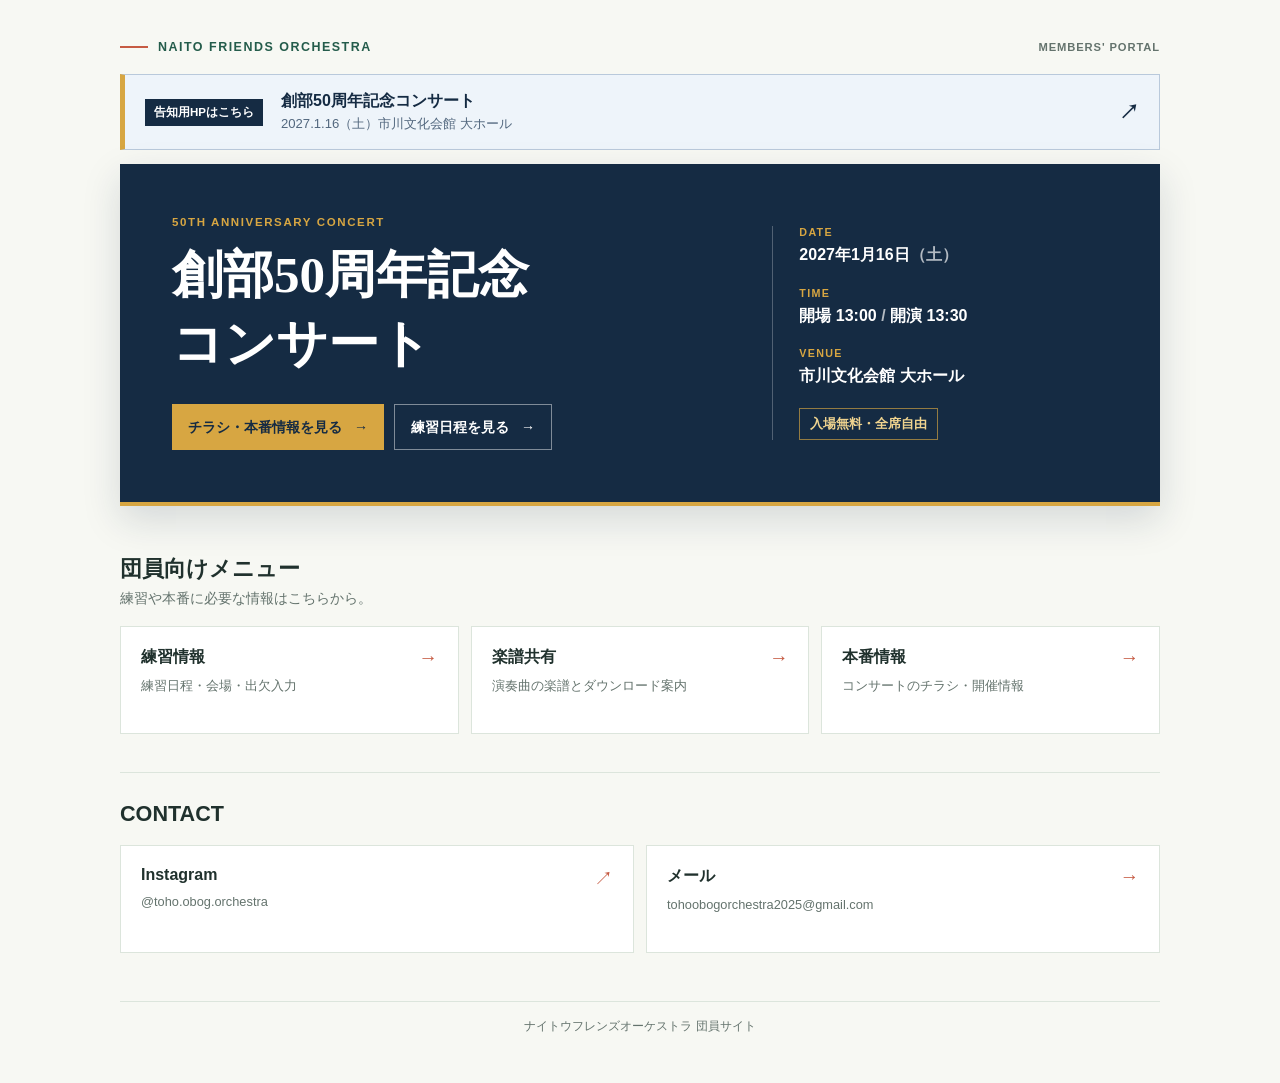
<file: index.html>
<!doctype html>
<html lang="ja">
<head>
  <meta charset="utf-8">
  <meta name="viewport" content="width=device-width, initial-scale=1">
  <meta name="description" content="ナイトウフレンズオーケストラ 創部50周年記念コンサートの本番・練習・楽譜など、団員向け情報をまとめたサイトです。">
  <title>ナイトウフレンズオーケストラ | 団員サイト</title>
  <link rel="stylesheet" href="styles.css?v=20261127-1">
</head>
<body>
  <main class="page home-page">
    <header class="home-header">
      <p class="eyebrow">NAITO FRIENDS ORCHESTRA <span>MEMBERS' PORTAL</span></p>
    </header>

    <a class="public-announcement" href="https://toho-obog-orchestra50th.hp.peraichi.com" target="_blank" rel="noopener noreferrer" aria-label="創部50周年記念コンサート告知ページを新しいタブで開く">
      <span class="public-announcement__label">告知用HPはこちら</span>
      <span class="public-announcement__body">
        <strong>創部50周年記念コンサート</strong>
        <span>2027.1.16（土）市川文化会館 大ホール</span>
      </span>
      <span class="public-announcement__arrow" aria-hidden="true">↗</span>
    </a>

    <section class="event-highlight" aria-labelledby="event-title">
      <div class="event-copy">
        <p class="event-kicker">50TH ANNIVERSARY CONCERT</p>
        <h1 id="event-title">創部50周年記念<br>コンサート</h1>
        <div class="event-actions">
          <a class="event-button event-button--primary" href="performance.html">チラシ・本番情報を見る <span aria-hidden="true">→</span></a>
          <a class="event-button event-button--secondary" href="practice.html">練習日程を見る <span aria-hidden="true">→</span></a>
        </div>
      </div>
      <div class="event-facts">
        <p><span>DATE</span><strong>2027年1月16日<span class="event-day">（土）</span></strong></p>
        <p><span>TIME</span><strong>開場 13:00 <span class="event-time-separator">/</span> 開演 13:30</strong></p>
        <p><span>VENUE</span><strong>市川文化会館 大ホール</strong></p>
        <p class="event-admission">入場無料・全席自由</p>
      </div>
    </section>

    <section class="home-section" aria-labelledby="member-menu-title">
      <div class="home-section-heading">
        <h2 id="member-menu-title">団員向けメニュー</h2>
        <p>練習や本番に必要な情報はこちらから。</p>
      </div>
      <nav class="home-menu-grid" aria-label="団員向け情報">
        <a class="link-card home-card" href="practice.html">
          <span class="home-card-content"><span class="link-label">練習情報</span><span class="home-card-description">練習日程・会場・出欠入力</span></span>
          <span class="arrow" aria-hidden="true">→</span>
        </a>
        <a class="link-card home-card" href="sheet-music.html">
          <span class="home-card-content"><span class="link-label">楽譜共有</span><span class="home-card-description">演奏曲の楽譜とダウンロード案内</span></span>
          <span class="arrow" aria-hidden="true">→</span>
        </a>
        <a class="link-card home-card" href="performance.html">
          <span class="home-card-content"><span class="link-label">本番情報</span><span class="home-card-description">コンサートのチラシ・開催情報</span></span>
          <span class="arrow" aria-hidden="true">→</span>
        </a>
      </nav>
    </section>

    <section class="home-section home-section--secondary" aria-labelledby="connect-title">
      <div class="home-section-heading">
        <h2 id="connect-title">CONTACT</h2>
      </div>
      <nav class="home-menu-grid home-menu-grid--secondary" aria-label="連絡先とSNS">
        <a class="link-card home-card" href="https://www.instagram.com/toho.obog.orchestra?stkn=MWJlYWU2MHlvcnFobw==" target="_blank" rel="noopener noreferrer">
          <span class="home-card-content"><span class="link-label">Instagram</span><span class="home-card-description">@toho.obog.orchestra</span></span>
          <span class="arrow" aria-hidden="true">↗</span>
        </a>
        <a class="link-card home-card" href="mailto:tohoobogorchestra2025@gmail.com">
          <span class="home-card-content"><span class="link-label">メール</span><span class="home-card-description">tohoobogorchestra2025@gmail.com</span></span>
          <span class="arrow" aria-hidden="true">→</span>
        </a>
      </nav>
    </section>

    <footer class="home-footer">ナイトウフレンズオーケストラ 団員サイト</footer>
  </main>
</body>
</html>
</file>
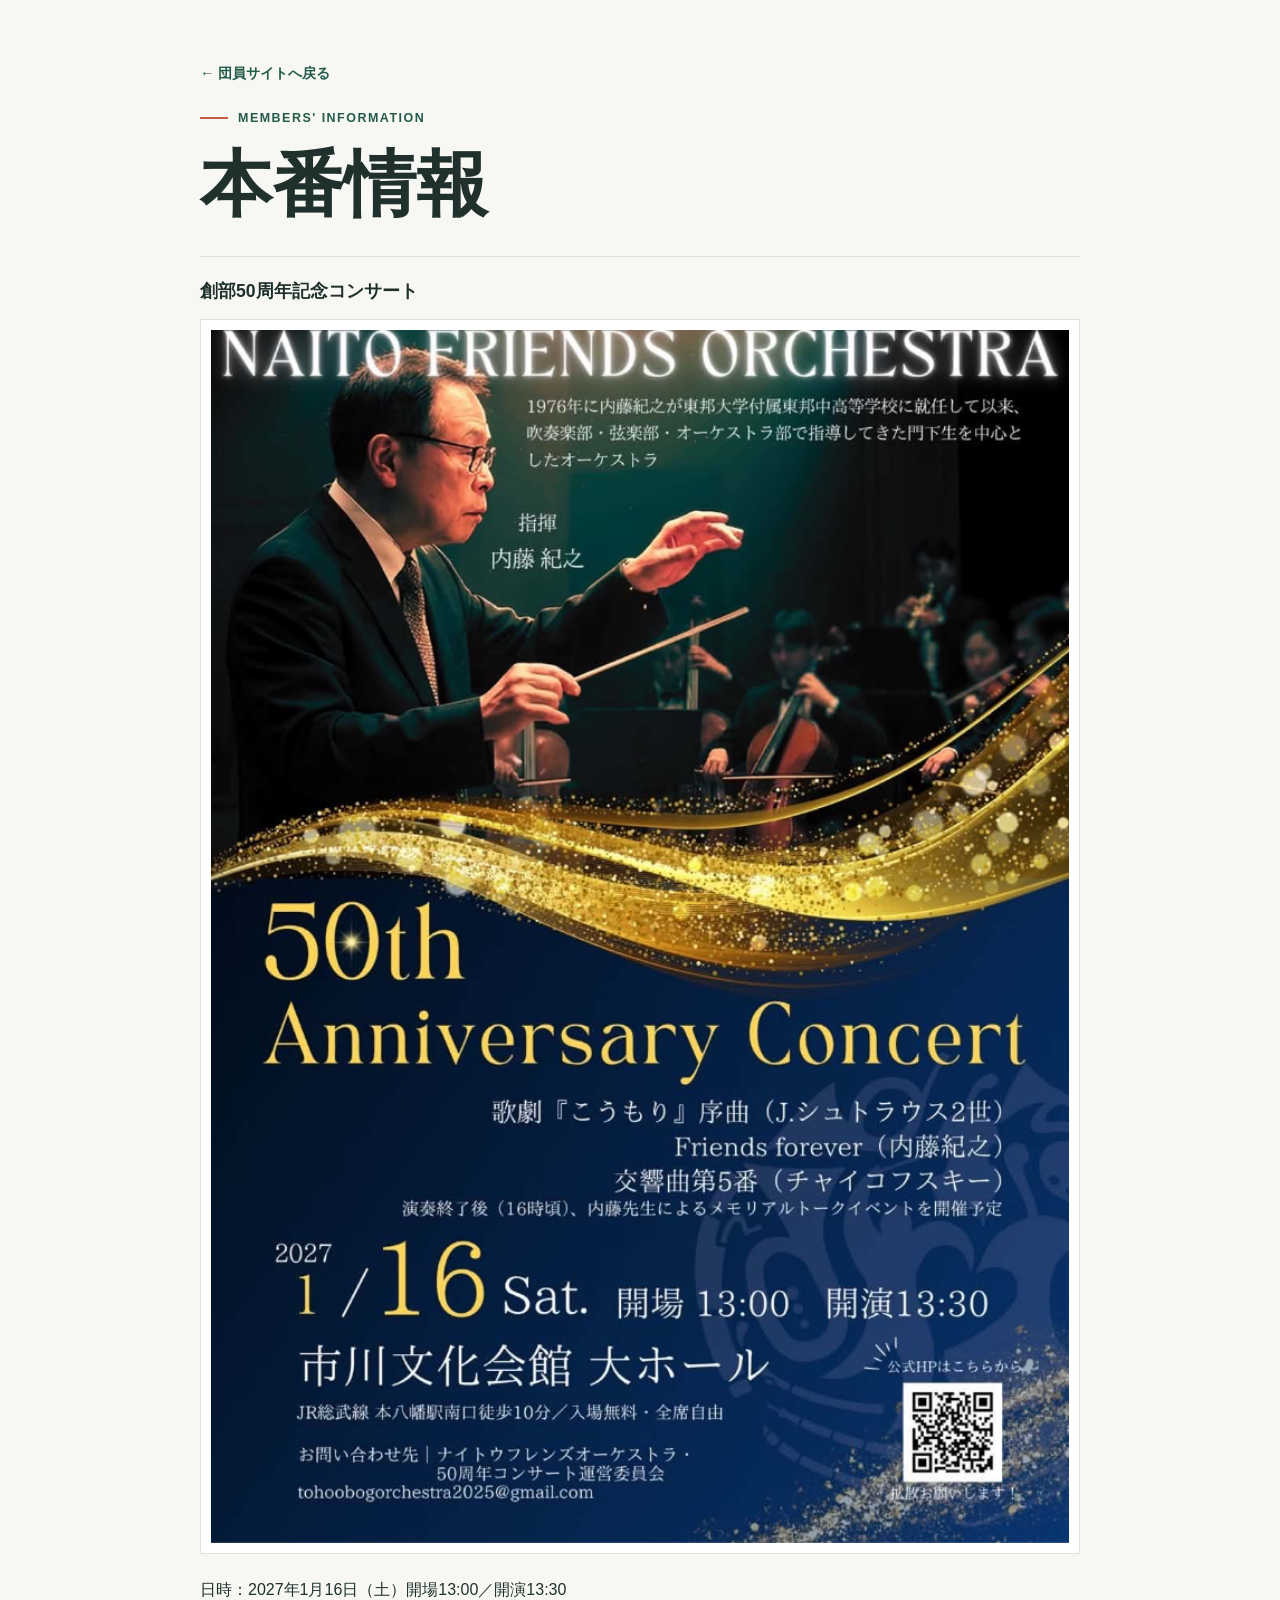
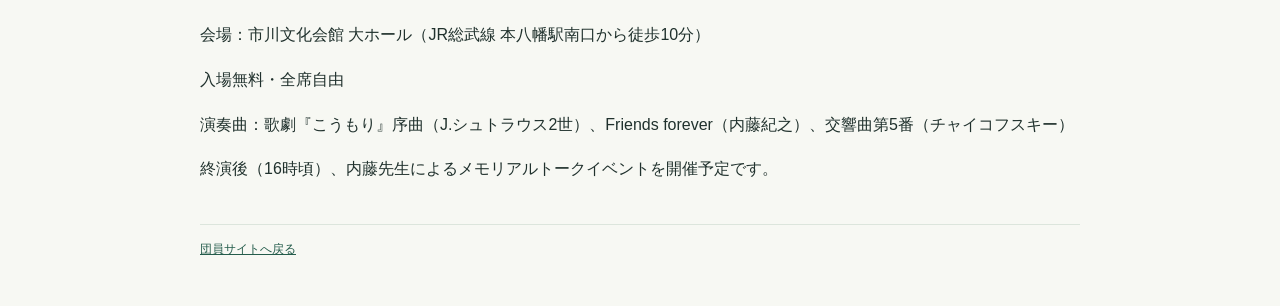
<file: performance.html>
﻿<!doctype html>
<html lang="ja">
<head>
  <meta charset="utf-8">
  <meta name="viewport" content="width=device-width, initial-scale=1">
  <title>本番情報 | ナイトウフレンズオケ2026</title>
  <link rel="stylesheet" href="styles.css?v=20261127-1">
</head>
<body>
  <main class="page subpage">
    <a class="back-link" href="index.html">← 団員サイトへ戻る</a>
    <p class="eyebrow">MEMBERS' INFORMATION</p>
    <h1>本番情報</h1>
    <section class="content-section">
      <h2>創部50周年記念コンサート</h2>
      <figure class="guide-image">
        <a href="assets/anniversary-concert-flyer.png" target="_blank" rel="noopener">
          <img src="assets/anniversary-concert-flyer.png" alt="ナイトウフレンズオーケストラ 50th Anniversary Concert チラシ">
        </a>
      </figure>
      <p>日時：2027年1月16日（土）開場13:00／開演13:30</p>
      <p>会場：市川文化会館 大ホール（JR総武線 本八幡駅南口から徒歩10分）</p>
      <p>入場無料・全席自由</p>
      <p>演奏曲：歌劇『こうもり』序曲（J.シュトラウス2世）、Friends forever（内藤紀之）、交響曲第5番（チャイコフスキー）</p>
      <p>終演後（16時頃）、内藤先生によるメモリアルトークイベントを開催予定です。</p>
    </section>
    <footer><a href="index.html">団員サイトへ戻る</a></footer>
  </main>
</body>
</html>
</file>
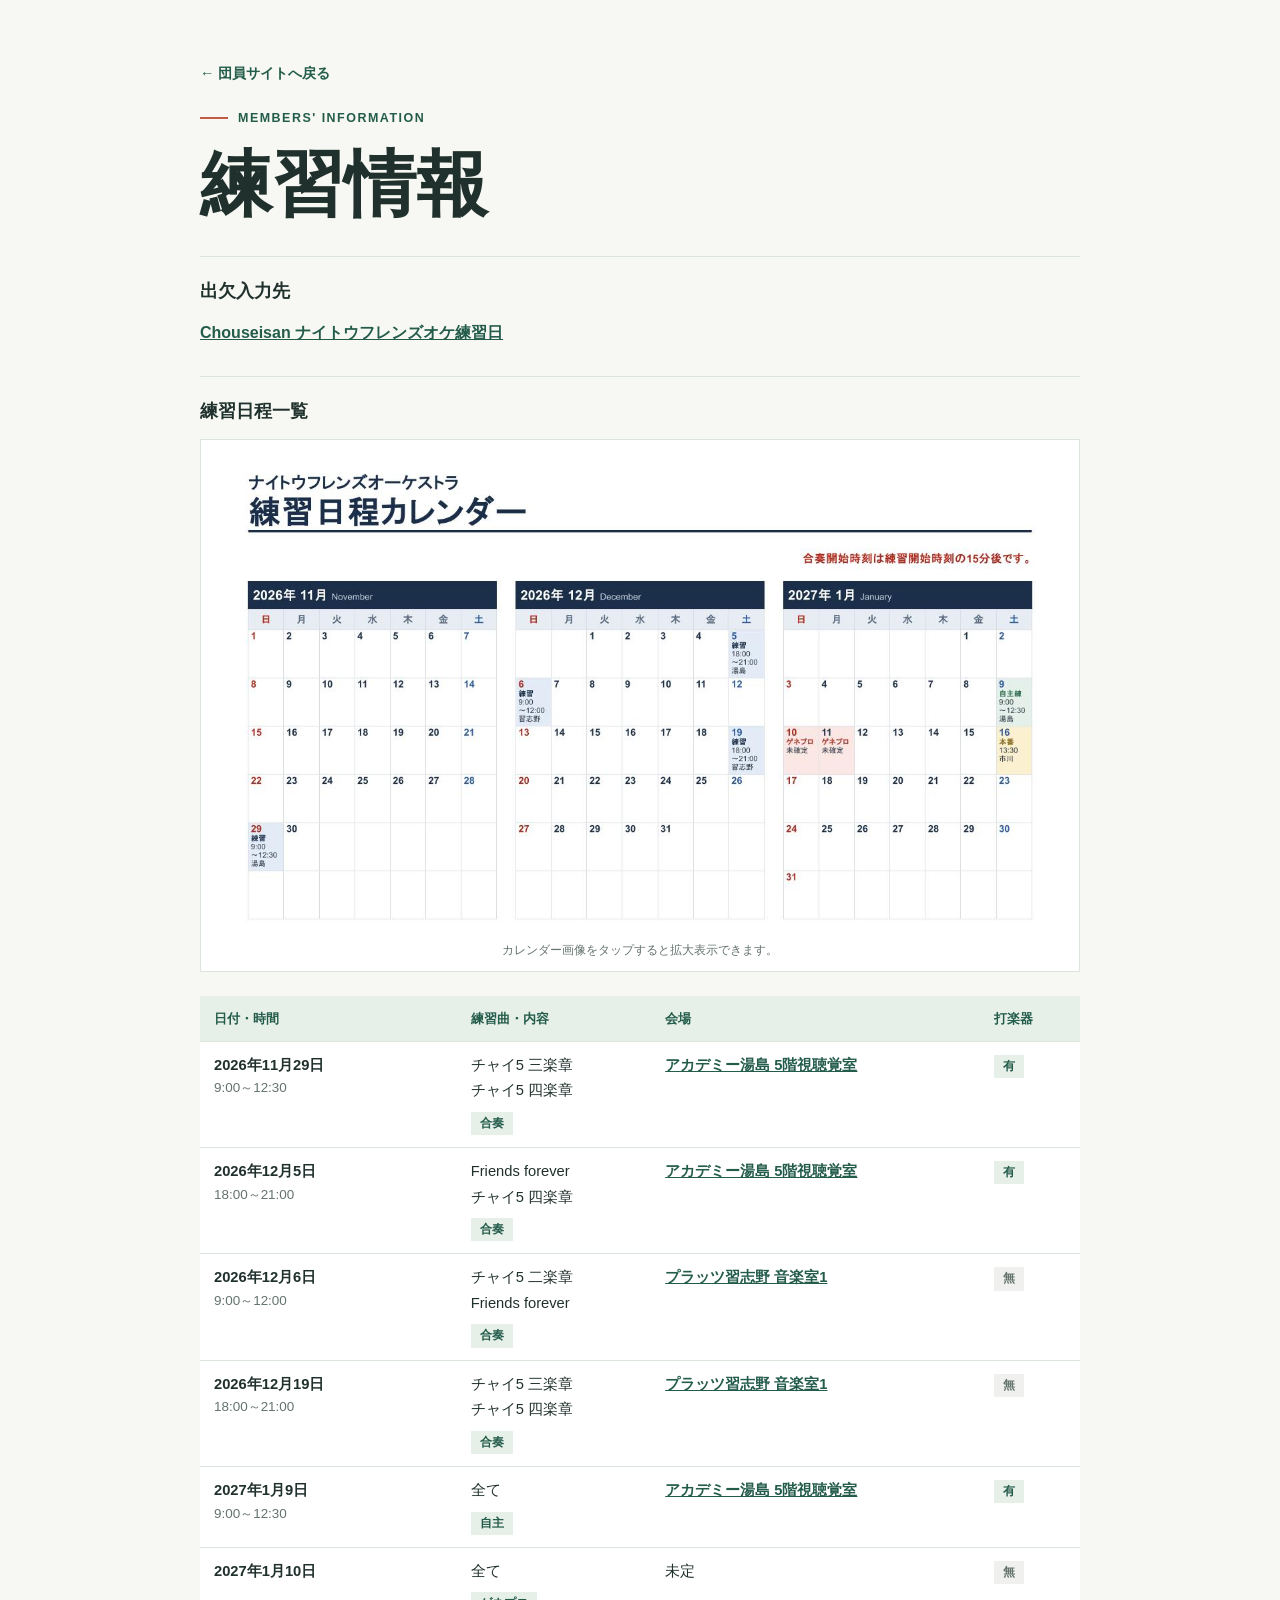
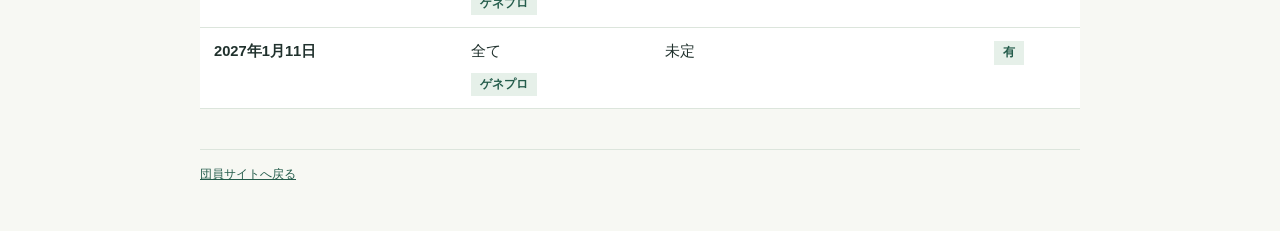
<file: practice.html>
﻿<!doctype html>
<html lang="ja">
<head>
  <meta charset="utf-8">
  <meta name="viewport" content="width=device-width, initial-scale=1">
  <title>練習情報 | ナイトウフレンズオケ2026</title>
  <link rel="stylesheet" href="styles.css?v=20261126-2">
</head>
<body>
  <main class="page subpage">
    <a class="back-link" href="index.html">← 団員サイトへ戻る</a>
    <p class="eyebrow">MEMBERS' INFORMATION</p>
    <h1>練習情報</h1>

    <section class="content-section">
      <h2>出欠入力先</h2>
      <p><a class="text-link" href="https://chouseisan.com/s?h=49f5f3ad5a584d11826e62e34dcc5fb5">Chouseisan ナイトウフレンズオケ練習日</a></p>
    </section>

    <section class="content-section">
      <h2>練習日程一覧</h2>
      <figure class="schedule-calendar">
        <a href="assets/練習日程カレンダー.jpg" target="_blank" rel="noopener">
          <img src="assets/練習日程カレンダー.jpg" alt="2026年11月から2027年1月の練習日程カレンダー">
        </a>
        <figcaption>カレンダー画像をタップすると拡大表示できます。</figcaption>
      </figure>
      <div class="schedule-scroll">
        <table class="schedule">
          <thead>
            <tr><th>日付・時間</th><th>練習曲・内容</th><th>会場</th><th>打楽器</th></tr>
          </thead>
          <tbody>
            <tr>
              <td data-label="日付・時間"><span class="schedule-date">2026年11月29日</span><span class="schedule-time">9:00～12:30</span></td>
              <td data-label="練習曲・内容"><ul class="schedule-repertoire"><li>チャイ5 三楽章</li><li>チャイ5 四楽章</li></ul><span class="schedule-type">合奏</span></td>
              <td data-label="会場"><a class="text-link" href="https://maps.app.goo.gl/egAHidwSa2ETFBGu9">アカデミー湯島 5階視聴覚室</a></td>
              <td data-label="打楽器"><span class="schedule-percussion">有</span></td>
            </tr>
            <tr>
              <td data-label="日付・時間"><span class="schedule-date">2026年12月5日</span><span class="schedule-time">18:00～21:00</span></td>
              <td data-label="練習曲・内容"><ul class="schedule-repertoire"><li>Friends forever</li><li>チャイ5 四楽章</li></ul><span class="schedule-type">合奏</span></td>
              <td data-label="会場"><a class="text-link" href="https://maps.app.goo.gl/egAHidwSa2ETFBGu9">アカデミー湯島 5階視聴覚室</a></td>
              <td data-label="打楽器"><span class="schedule-percussion">有</span></td>
            </tr>
            <tr>
              <td data-label="日付・時間"><span class="schedule-date">2026年12月6日</span><span class="schedule-time">9:00～12:00</span></td>
              <td data-label="練習曲・内容"><ul class="schedule-repertoire"><li>チャイ5 二楽章</li><li>Friends forever</li></ul><span class="schedule-type">合奏</span></td>
              <td data-label="会場"><a class="text-link" href="https://share.google/tSBwdLe3q9j0xPZJv">プラッツ習志野 音楽室1</a></td>
              <td data-label="打楽器"><span class="schedule-percussion schedule-percussion--no">無</span></td>
            </tr>
            <tr>
              <td data-label="日付・時間"><span class="schedule-date">2026年12月19日</span><span class="schedule-time">18:00～21:00</span></td>
              <td data-label="練習曲・内容"><ul class="schedule-repertoire"><li>チャイ5 三楽章</li><li>チャイ5 四楽章</li></ul><span class="schedule-type">合奏</span></td>
              <td data-label="会場"><a class="text-link" href="https://share.google/tSBwdLe3q9j0xPZJv">プラッツ習志野 音楽室1</a></td>
              <td data-label="打楽器"><span class="schedule-percussion schedule-percussion--no">無</span></td>
            </tr>
            <tr>
              <td data-label="日付・時間"><span class="schedule-date">2027年1月9日</span><span class="schedule-time">9:00～12:30</span></td>
              <td data-label="練習曲・内容"><ul class="schedule-repertoire"><li>全て</li></ul><span class="schedule-type">自主</span></td>
              <td data-label="会場"><a class="text-link" href="https://maps.app.goo.gl/egAHidwSa2ETFBGu9">アカデミー湯島 5階視聴覚室</a></td>
              <td data-label="打楽器"><span class="schedule-percussion">有</span></td>
            </tr>
            <tr>
              <td data-label="日付・時間"><span class="schedule-date">2027年1月10日</span></td>
              <td data-label="練習曲・内容"><ul class="schedule-repertoire"><li>全て</li></ul><span class="schedule-type">ゲネプロ</span></td>
              <td data-label="会場">未定</td>
              <td data-label="打楽器"><span class="schedule-percussion schedule-percussion--no">無</span></td>
            </tr>
            <tr>
              <td data-label="日付・時間"><span class="schedule-date">2027年1月11日</span></td>
              <td data-label="練習曲・内容"><ul class="schedule-repertoire"><li>全て</li></ul><span class="schedule-type">ゲネプロ</span></td>
              <td data-label="会場">未定</td>
              <td data-label="打楽器"><span class="schedule-percussion">有</span></td>
            </tr>
          </tbody>
        </table>
      </div>
    </section>

    <footer><a href="index.html">団員サイトへ戻る</a></footer>
  </main>
</body>
</html>
</file>
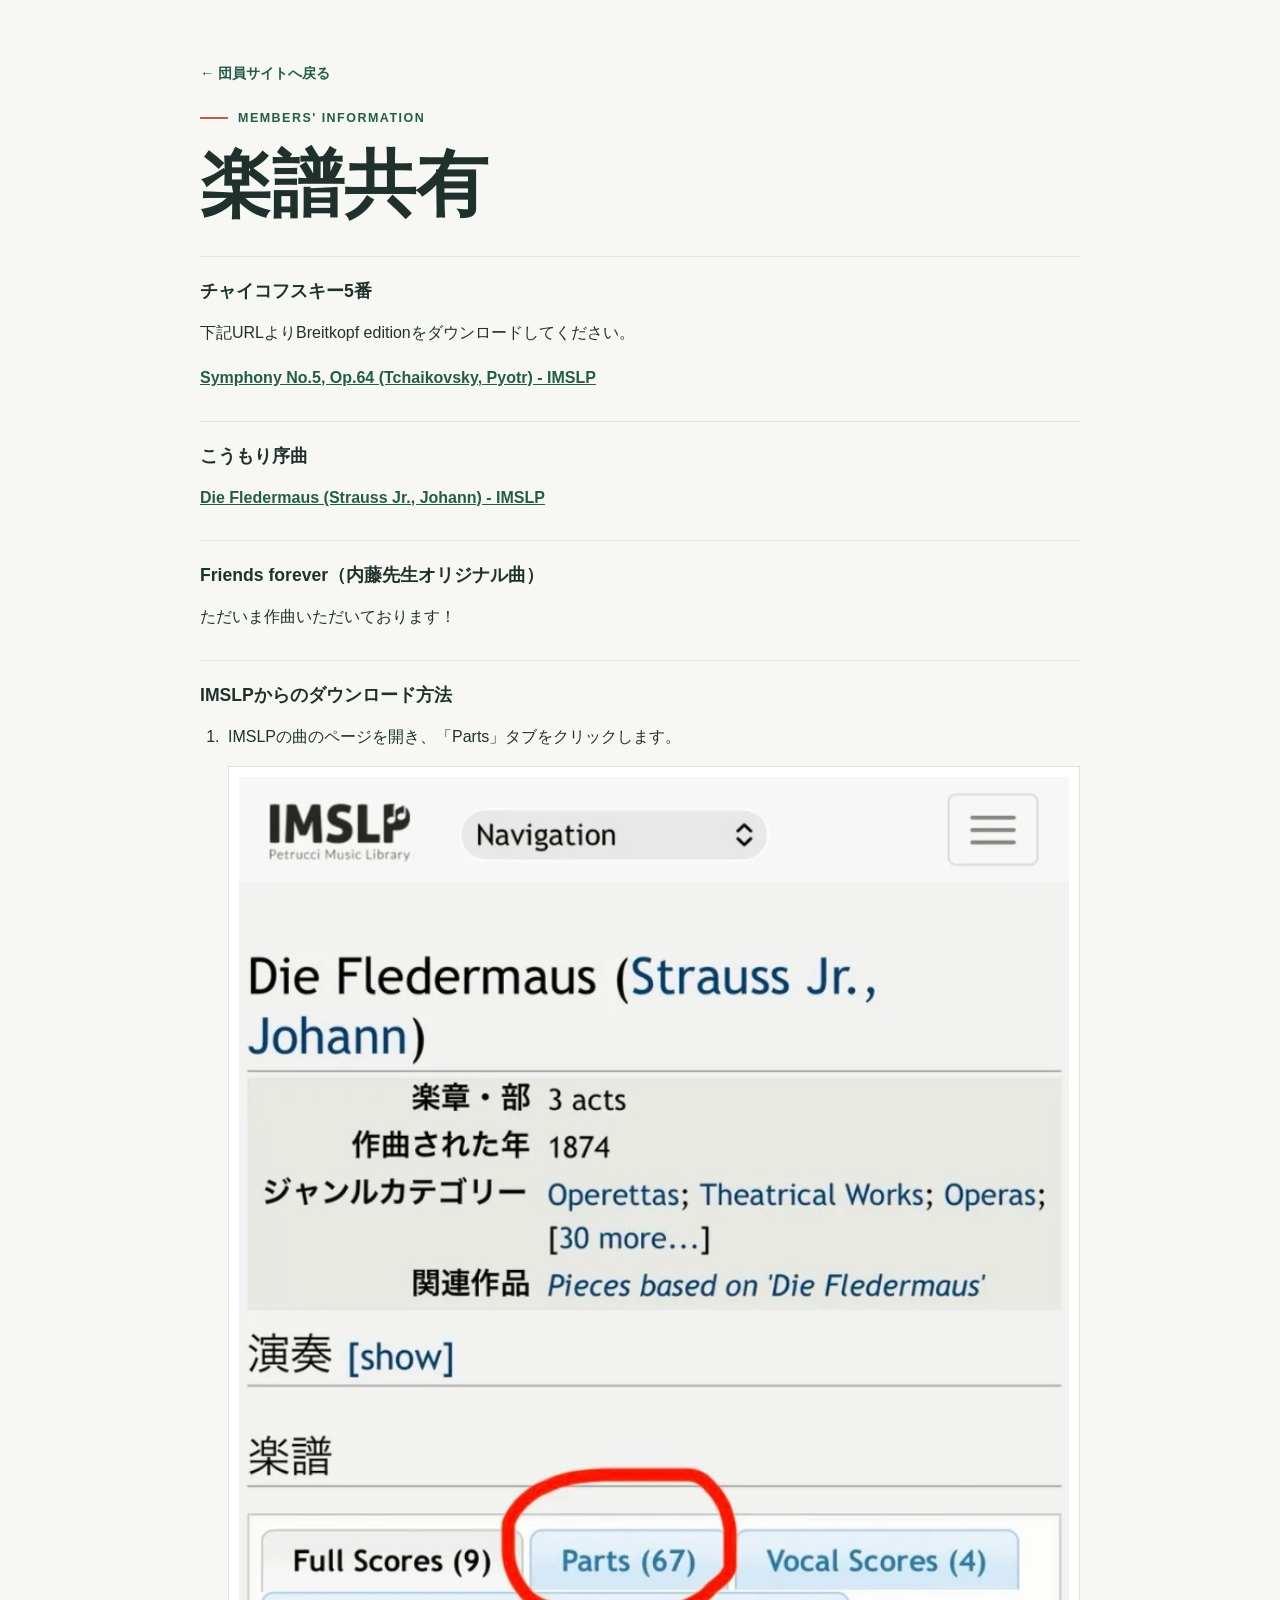
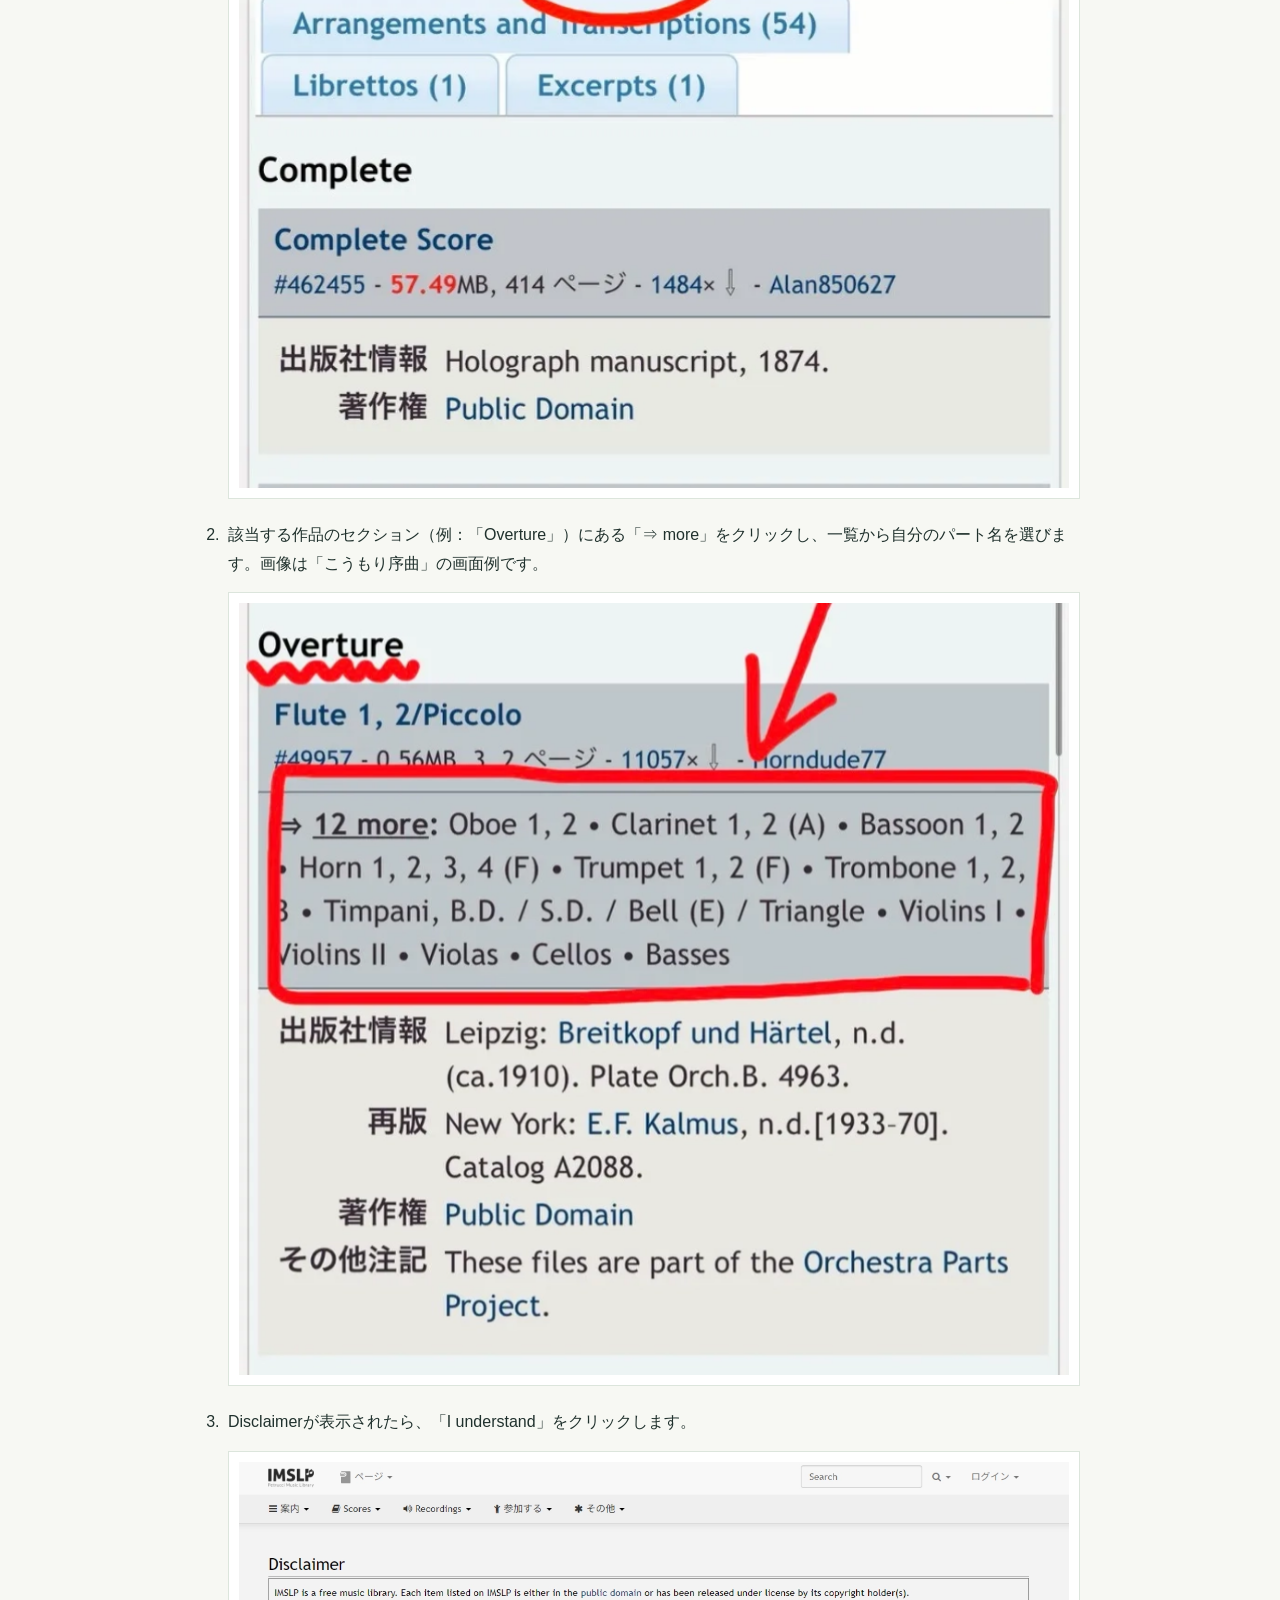
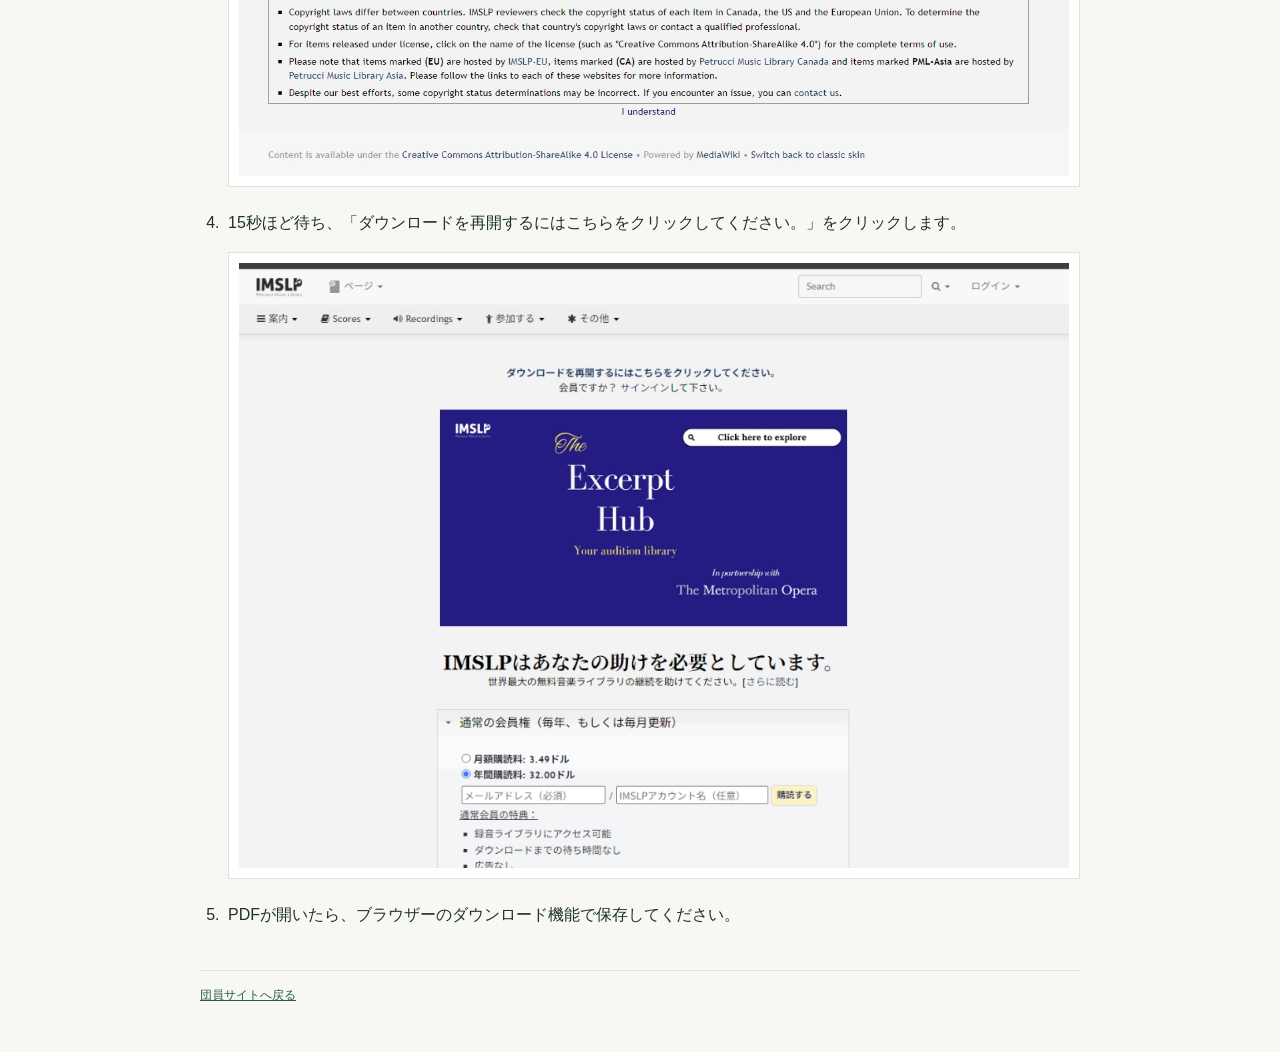
<file: sheet-music.html>
﻿<!doctype html>
<html lang="ja">
<head>
  <meta charset="utf-8">
  <meta name="viewport" content="width=device-width, initial-scale=1">
  <title>楽譜共有 | ナイトウフレンズオケ2026</title>
  <link rel="stylesheet" href="styles.css?v=20261126-2">
</head>
<body>
  <main class="page subpage">
    <a class="back-link" href="index.html">← 団員サイトへ戻る</a>
    <p class="eyebrow">MEMBERS' INFORMATION</p>
    <h1>楽譜共有</h1>

    <section class="content-section">
      <h2>チャイコフスキー5番</h2>
      <p>下記URLよりBreitkopf editionをダウンロードしてください。</p>
      <p><a class="text-link" href="https://imslp.org/wiki/Symphony_No.5,_Op.64_(Tchaikovsky,_Pyotr)">Symphony No.5, Op.64 (Tchaikovsky, Pyotr) - IMSLP</a></p>
    </section>

    <section class="content-section">
      <h2>こうもり序曲</h2>
      <p><a class="text-link" href="https://imslp.org/wiki/Die_Fledermaus_(Strauss_Jr.,_Johann)">Die Fledermaus (Strauss Jr., Johann) - IMSLP</a></p>
    </section>

    <section class="content-section">
      <h2>Friends forever（内藤先生オリジナル曲）</h2>
      <p>ただいま作曲いただいております！</p>
    </section>

    <section class="content-section">
      <h2>IMSLPからのダウンロード方法</h2>
      <ol class="guide-steps">
        <li>
          IMSLPの曲のページを開き、「Parts」タブをクリックします。
          <figure class="guide-image">
            <img src="assets/imslp-parts-tab.png" alt="IMSLPの楽譜一覧にあるPartsタブ">
          </figure>
        </li>
        <li>
          該当する作品のセクション（例：「Overture」）にある「⇒ more」をクリックし、一覧から自分のパート名を選びます。画像は「こうもり序曲」の画面例です。
          <figure class="guide-image">
            <img src="assets/imslp-overture-parts.png" alt="Overtureの12 moreを開いて各パートが表示されたIMSLP画面">
          </figure>
        </li>
        <li>
          Disclaimerが表示されたら、「I understand」をクリックします。
          <figure class="guide-image">
            <img src="assets/imslp-understand.png" alt="IMSLPのDisclaimer画面にあるI understandリンク">
          </figure>
        </li>
        <li>
          15秒ほど待ち、「ダウンロードを再開するにはこちらをクリックしてください。」をクリックします。
          <figure class="guide-image">
            <img src="assets/imslp-resume-download.png" alt="IMSLPでダウンロード再開リンクが表示された画面">
          </figure>
        </li>
        <li>PDFが開いたら、ブラウザーのダウンロード機能で保存してください。</li>
      </ol>
    </section>

    <footer><a href="index.html">団員サイトへ戻る</a></footer>
  </main>
</body>
</html>
</file>
<file: styles.css>
:root {
  color-scheme: light;
  --ink: #20312d;
  --muted: #64736d;
  --paper: #f7f8f3;
  --surface: #ffffff;
  --line: #dce5dc;
  --green: #245c4b;
  --green-soft: #e6f0e9;
  --coral: #c65b43;
  --gold: #d7a642;
  font-family: "Yu Gothic", "Hiragino Kaku Gothic ProN", Meiryo, sans-serif;
}

* { box-sizing: border-box; }

body {
  margin: 0;
  min-width: 320px;
  color: var(--ink);
  background-color: var(--paper);
  background-image: radial-gradient(#d7e1d8 0.7px, transparent 0.7px);
  background-size: 18px 18px;
}

.page {
  width: min(100% - 40px, 880px);
  margin: 0 auto;
  padding: 64px 0 48px;
}

.home-page {
  width: min(100% - 40px, 1040px);
  padding-top: 40px;
}

.home-header .eyebrow {
  justify-content: space-between;
  margin-bottom: 20px;
}

.home-header .eyebrow span {
  margin-left: auto;
  color: var(--muted);
  font-size: 0.7rem;
  letter-spacing: 0.08em;
}

.public-announcement {
  display: grid;
  grid-template-columns: auto 1fr auto;
  gap: 18px;
  align-items: center;
  margin-bottom: 14px;
  padding: 16px 20px;
  border: 1px solid #b9c9db;
  border-left: 5px solid var(--gold);
  background: #eef4fa;
  color: #152b43;
  text-decoration: none;
  transition: background-color 160ms ease, border-color 160ms ease, transform 160ms ease;
}

.public-announcement:hover {
  transform: translateY(-2px);
  border-color: #8fa8c2;
  background: #f5f8fc;
}

.public-announcement:focus-visible {
  outline: 3px solid var(--gold);
  outline-offset: 3px;
}

.public-announcement__label {
  padding: 6px 9px;
  background: #152b43;
  color: #fff;
  font-size: 0.72rem;
  font-weight: 700;
  white-space: nowrap;
}

.public-announcement__body {
  display: grid;
  gap: 3px;
}

.public-announcement__body strong { font-size: 1rem; }

.public-announcement__body span {
  color: #52677e;
  font-size: 0.82rem;
}

.public-announcement__arrow {
  color: #152b43;
  font-size: 1.25rem;
  font-weight: 700;
}

.event-highlight {
  display: grid;
  grid-template-columns: minmax(0, 1.35fr) minmax(250px, 0.8fr);
  gap: 34px;
  align-items: center;
  padding: clamp(26px, 5vw, 52px);
  border-bottom: 4px solid var(--gold);
  background: #152b43;
  color: #fff;
  box-shadow: 0 14px 36px rgb(21 43 67 / 15%);
}

.event-kicker,
.section-kicker {
  margin: 0 0 12px;
  color: var(--gold);
  font-size: 0.72rem;
  font-weight: 700;
  letter-spacing: 0.14em;
}

.event-copy h1 {
  max-width: 680px;
  font-size: clamp(1.9rem, 4vw, 3.2rem);
  line-height: 1.35;
}

.event-description {
  margin: 16px 0 0;
  color: rgb(255 255 255 / 78%);
  line-height: 1.8;
}

.event-actions {
  display: flex;
  flex-wrap: wrap;
  gap: 10px;
  margin-top: 26px;
}

.event-button {
  display: inline-flex;
  min-height: 46px;
  align-items: center;
  justify-content: center;
  gap: 12px;
  padding: 10px 16px;
  font-size: 0.88rem;
  font-weight: 700;
  text-decoration: none;
  transition: background-color 160ms ease, transform 160ms ease;
}

.event-button:hover { transform: translateY(-2px); }

.event-button:focus-visible {
  outline: 3px solid #fff;
  outline-offset: 3px;
}

.event-button--primary {
  background: var(--gold);
  color: #152b43;
}

.event-button--primary:hover { background: #e4bb61; }

.event-button--secondary {
  border: 1px solid rgb(255 255 255 / 45%);
  color: #fff;
}

.event-button--secondary:hover { background: rgb(255 255 255 / 10%); }

.event-facts {
  padding-left: 26px;
  border-left: 1px solid rgb(255 255 255 / 26%);
}

.event-facts p { margin: 0 0 19px; }

.event-facts p > span:first-child {
  display: block;
  margin-bottom: 4px;
  color: var(--gold);
  font-size: 0.67rem;
  font-weight: 700;
  letter-spacing: 0.12em;
}

.event-facts strong {
  font-size: 1rem;
  line-height: 1.6;
}

.event-day,
.event-time-separator { color: rgb(255 255 255 / 68%); }

.event-facts .event-admission {
  display: inline-block;
  margin: 0;
  padding: 6px 10px;
  border: 1px solid rgb(215 166 66 / 65%);
  color: #f0d48f;
  font-size: 0.82rem;
  font-weight: 700;
}

.eyebrow {
  display: flex;
  align-items: center;
  gap: 10px;
  margin: 0 0 18px;
  color: var(--green);
  font-size: 0.78rem;
  font-weight: 700;
  letter-spacing: 0.12em;
}

.eyebrow::before {
  width: 28px;
  height: 2px;
  content: "";
  background: var(--coral);
}

h1 {
  max-width: 760px;
  margin: 0;
  font-family: Georgia, "Yu Mincho", "Hiragino Mincho ProN", serif;
  font-size: clamp(2.2rem, 8vw, 4.5rem);
  font-weight: 600;
  line-height: 1.18;
}

.year { color: var(--coral); }

.intro {
  display: flex;
  align-items: center;
  gap: 16px;
  margin: 34px 0 42px;
  padding: 19px 22px;
  border-left: 4px solid var(--gold);
  background: var(--surface);
  box-shadow: 0 5px 20px rgb(32 49 45 / 5%);
}

.pin {
  flex: 0 0 auto;
  width: 10px;
  height: 10px;
  border-radius: 50%;
  background: var(--coral);
}

.intro p {
  margin: 0;
  font-size: 1.05rem;
  font-weight: 700;
  line-height: 1.6;
}

.section-heading {
  display: flex;
  align-items: baseline;
  gap: 12px;
  margin: 0 0 16px;
  font-size: 1rem;
  font-weight: 700;
}

.section-heading span {
  color: var(--muted);
  font-size: 0.75rem;
  font-weight: 500;
}

.links {
  display: grid;
  grid-template-columns: repeat(2, minmax(0, 1fr));
  gap: 12px;
}

.home-section { margin-top: 48px; }

.home-section--secondary {
  margin-top: 38px;
  padding-top: 28px;
  border-top: 1px solid var(--line);
}

.home-section-heading { margin-bottom: 18px; }

.home-section-heading .section-kicker {
  margin-bottom: 6px;
  color: var(--green);
}

.home-section-heading h2 {
  margin: 0;
  font-size: 1.35rem;
}

.home-section-heading > p:last-child {
  margin: 6px 0 0;
  color: var(--muted);
  font-size: 0.9rem;
}

.home-menu-grid {
  display: grid;
  grid-template-columns: repeat(3, minmax(0, 1fr));
  gap: 12px;
}

.home-menu-grid--secondary { grid-template-columns: repeat(2, minmax(0, 1fr)); }

.link-card {
  display: flex;
  min-height: 76px;
  align-items: center;
  justify-content: space-between;
  gap: 16px;
  padding: 18px 20px;
  border: 1px solid var(--line);
  background: var(--surface);
  color: var(--ink);
  text-decoration: none;
  transition: border-color 160ms ease, transform 160ms ease, box-shadow 160ms ease;
}

.home-card {
  min-height: 108px;
  align-items: flex-start;
  padding: 20px;
}

.home-card-content {
  display: grid;
  gap: 8px;
}

.home-card-description {
  color: var(--muted);
  font-size: 0.8rem;
  line-height: 1.5;
  overflow-wrap: anywhere;
}

.link-card:hover {
  transform: translateY(-2px);
  border-color: var(--green);
  box-shadow: 0 8px 20px rgb(32 49 45 / 8%);
}

.link-card:focus-visible {
  outline: 3px solid var(--gold);
  outline-offset: 3px;
}

.link-label { font-weight: 700; }
.arrow { color: var(--coral); font-size: 1.2rem; }

.home-footer {
  margin-top: 48px;
  text-align: center;
}

footer {
  margin-top: 40px;
  padding-top: 16px;
  border-top: 1px solid var(--line);
  color: var(--muted);
  font-size: 0.78rem;
}

footer a { color: var(--green); }

.back-link {
  display: inline-block;
  margin-bottom: 28px;
  color: var(--green);
  font-size: 0.9rem;
  font-weight: 700;
  text-decoration: none;
}

.back-link:hover,
.text-link:hover { text-decoration: underline; }

.subpage h1 { margin-bottom: 28px; }

.content-section {
  margin-top: 28px;
  padding-top: 22px;
  border-top: 1px solid var(--line);
}

.content-section h2 {
  margin: 0 0 16px;
  font-size: 1.1rem;
}

.content-section p { line-height: 1.8; }

.guide-steps {
  padding-left: 1.5rem;
  line-height: 1.8;
}

.guide-steps li { padding-left: 0.25rem; }

.guide-image {
  margin: 14px 0 22px;
  padding: 10px;
  border: 1px solid var(--line);
  background: var(--surface);
}

.guide-image img {
  display: block;
  width: 100%;
  height: auto;
}

.schedule-scroll {
  overflow-x: auto;
  background: var(--surface);
}

.schedule-calendar {
  margin: 0 0 24px;
  padding: 12px;
  border: 1px solid var(--line);
  background: var(--surface);
  text-align: center;
}

.schedule-calendar img {
  display: block;
  width: 100%;
  height: auto;
}

.schedule-calendar figcaption {
  margin-top: 10px;
  color: var(--muted);
  font-size: 0.78rem;
}

.schedule {
  width: 100%;
  min-width: 0;
  border-collapse: collapse;
  font-size: 0.92rem;
  line-height: 1.6;
}

.schedule th,
.schedule td {
  padding: 12px 14px;
  border-bottom: 1px solid var(--line);
  text-align: left;
  vertical-align: top;
}

.schedule th {
  background: var(--green-soft);
  color: var(--green);
  font-size: 0.82rem;
}

.schedule td:first-child {
  min-width: 172px;
  white-space: nowrap;
}

.schedule-date,
.schedule-time { display: block; }

.schedule-date { font-weight: 700; }

.schedule-time {
  color: var(--muted);
  font-size: 0.84rem;
}

.schedule-repertoire {
  display: grid;
  gap: 2px;
  margin: 0 0 8px;
  padding: 0;
  list-style: none;
}

.schedule-type,
.schedule-percussion {
  display: inline-flex;
  align-items: center;
  width: fit-content;
  padding: 2px 9px;
  background: var(--green-soft);
  color: var(--green);
  font-size: 0.75rem;
  font-weight: 700;
}

.schedule-percussion--no {
  background: #f0f1ee;
  color: var(--muted);
}

.text-link {
  color: var(--green);
  font-weight: 700;
}

.source-note {
  margin-top: 32px;
  color: var(--muted);
  font-size: 0.85rem;
}

@media (max-width: 760px) {
  .event-highlight { grid-template-columns: 1fr; }
  .event-facts {
    display: grid;
    grid-template-columns: repeat(2, minmax(0, 1fr));
    gap: 16px;
    padding: 22px 0 0;
    border-top: 1px solid rgb(255 255 255 / 26%);
    border-left: 0;
  }
  .event-facts p { margin: 0; }
  .home-menu-grid { grid-template-columns: repeat(2, minmax(0, 1fr)); }

  .schedule-scroll {
    overflow: visible;
    background: transparent;
  }

  .schedule {
    border-collapse: separate;
    border-spacing: 0;
    font-size: 0.9rem;
  }

  .schedule thead {
    position: absolute;
    width: 1px;
    height: 1px;
    overflow: hidden;
    clip-path: inset(50%);
    white-space: nowrap;
  }

  .schedule tbody {
    display: grid;
    gap: 12px;
  }

  .schedule tbody tr {
    display: grid;
    grid-template-columns: repeat(2, minmax(0, 1fr));
    overflow: hidden;
    border: 1px solid var(--line);
    background: var(--surface);
  }

  .schedule td,
  .schedule td:first-child {
    display: flex;
    min-width: 0;
    flex-direction: column;
    gap: 5px;
    padding: 12px;
    border: 0;
    text-align: left;
    white-space: normal;
    overflow-wrap: anywhere;
  }

  .schedule td::before {
    color: var(--muted);
    content: attr(data-label);
    font-size: 0.72rem;
    font-weight: 700;
  }

  .schedule td:first-child,
  .schedule td:nth-child(2) { grid-column: 1 / -1; }

  .schedule td:first-child {
    padding: 14px 12px;
    border-bottom: 1px solid var(--line);
    background: var(--green-soft);
  }

  .schedule-date { font-size: 1rem; }
}

@media (max-width: 560px) {
  .page { width: min(100% - 32px, 880px); padding-top: 42px; }
  .home-page { width: min(100% - 32px, 1040px); padding-top: 28px; }
  .home-header .eyebrow { margin-bottom: 16px; }
  .public-announcement {
    grid-template-columns: 1fr auto;
    gap: 10px;
    padding: 14px 16px;
  }
  .public-announcement__label {
    grid-column: 1 / -1;
    justify-self: start;
  }
  .event-highlight { gap: 24px; padding: 24px 20px; }
  .event-copy h1 { font-size: clamp(1.7rem, 8vw, 2.25rem); }
  .event-actions { flex-direction: column; }
  .event-button { width: 100%; }
  .event-facts {
    grid-template-columns: 1fr;
    gap: 14px;
  }
  .home-section { margin-top: 36px; }
  .home-menu-grid,
  .home-menu-grid--secondary { grid-template-columns: 1fr; }
  .home-card { min-height: 76px; }
  .home-footer { margin-top: 36px; }
  .schedule td,
  .schedule td:first-child { padding: 10px; }
  .links { grid-template-columns: 1fr; gap: 9px; }
  .link-card { min-height: 68px; }
  .intro { margin: 28px 0 34px; padding: 16px; }
  .back-link { margin-bottom: 22px; }
  .content-section { margin-top: 22px; padding-top: 18px; }
}

@media (prefers-reduced-motion: reduce) {
  *, *::before, *::after { scroll-behavior: auto !important; transition-duration: 0.01ms !important; }
}
</file>
